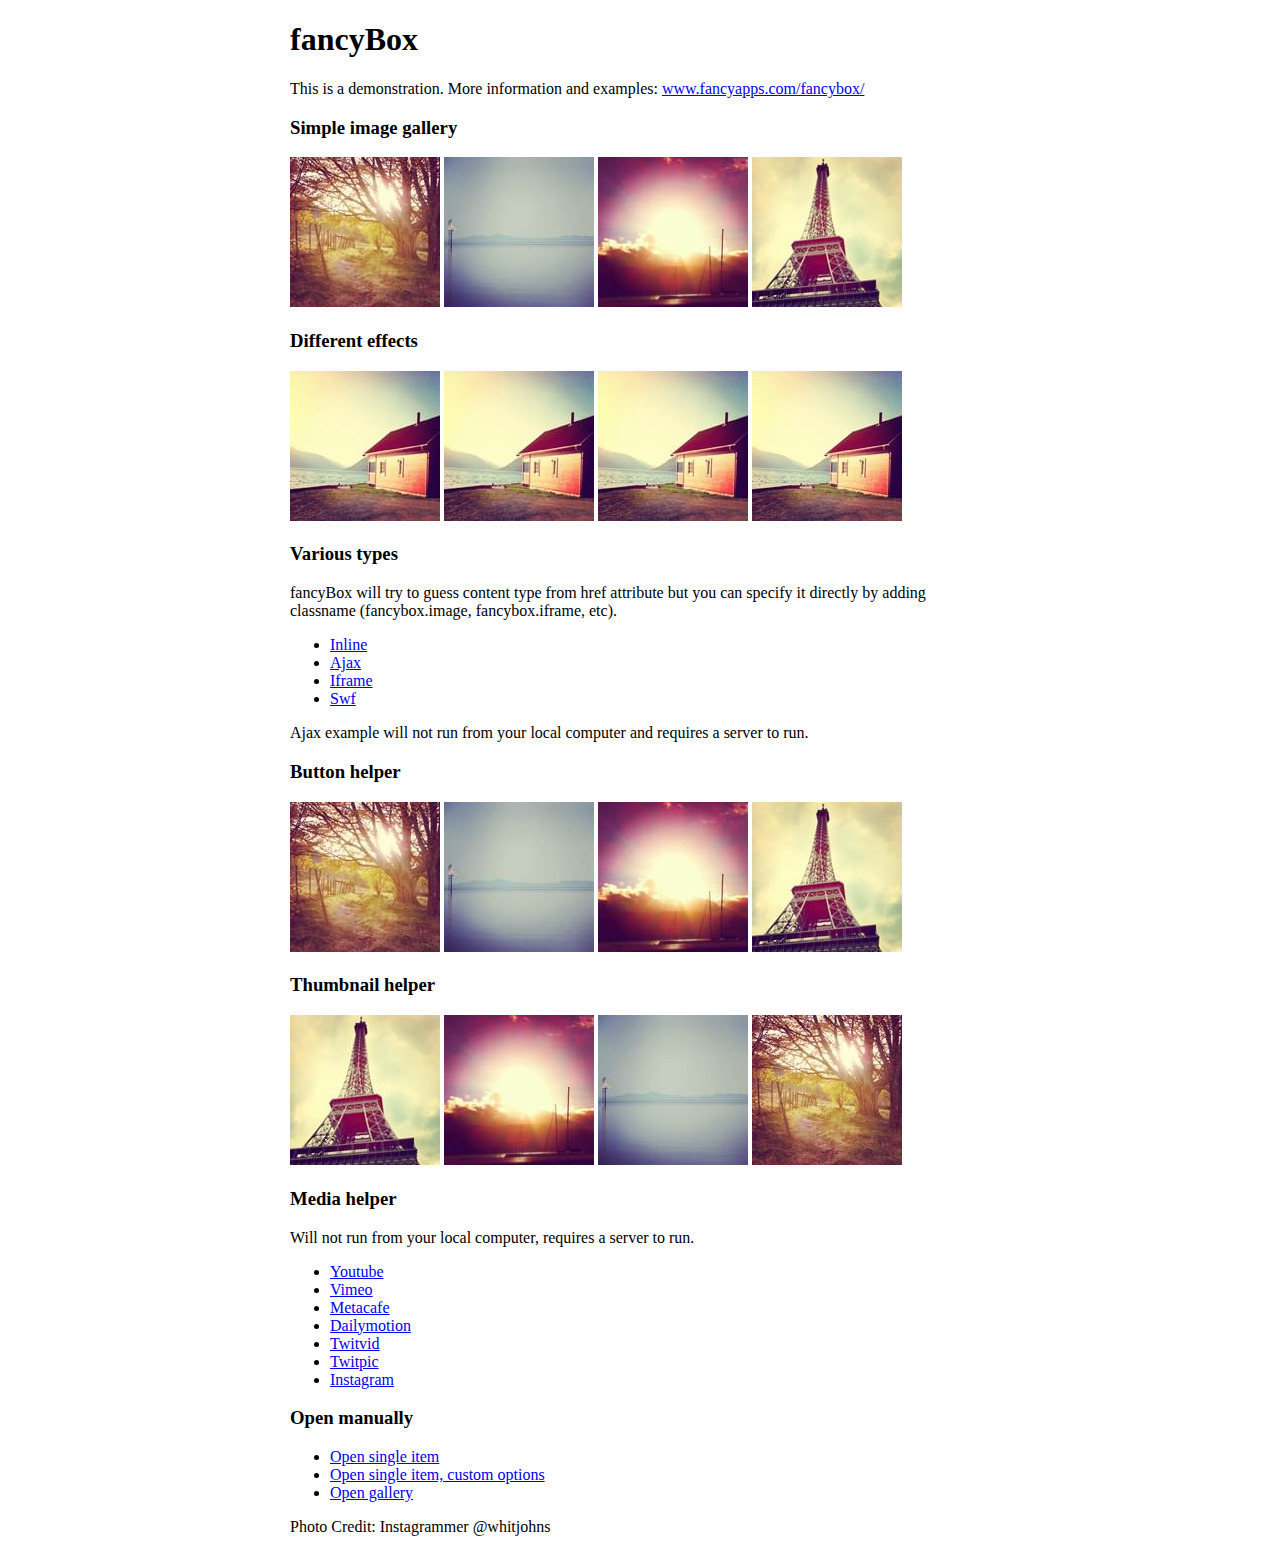
<file: js/fancybox/demo/index.html>
<!DOCTYPE html>
<html>
<head>
	<title>fancyBox - Fancy jQuery Lightbox Alternative | Demonstration</title>
	<meta http-equiv="Content-Type" content="text/html; charset=UTF-8" />

	<!-- Add jQuery library -->
	<script type="text/javascript" src="../lib/jquery-1.10.1.min.js"></script>

	<!-- Add mousewheel plugin (this is optional) -->
	<script type="text/javascript" src="../lib/jquery.mousewheel-3.0.6.pack.js"></script>

	<!-- Add fancyBox main JS and CSS files -->
	<script type="text/javascript" src="../source/jquery.fancybox.js?v=2.1.5"></script>
	<link rel="stylesheet" type="text/css" href="../source/jquery.fancybox.css?v=2.1.5" media="screen" />

	<!-- Add Button helper (this is optional) -->
	<link rel="stylesheet" type="text/css" href="../source/helpers/jquery.fancybox-buttons.css?v=1.0.5" />
	<script type="text/javascript" src="../source/helpers/jquery.fancybox-buttons.js?v=1.0.5"></script>

	<!-- Add Thumbnail helper (this is optional) -->
	<link rel="stylesheet" type="text/css" href="../source/helpers/jquery.fancybox-thumbs.css?v=1.0.7" />
	<script type="text/javascript" src="../source/helpers/jquery.fancybox-thumbs.js?v=1.0.7"></script>

	<!-- Add Media helper (this is optional) -->
	<script type="text/javascript" src="../source/helpers/jquery.fancybox-media.js?v=1.0.6"></script>

	<script type="text/javascript">
		$(document).ready(function() {
			/*
			 *  Simple image gallery. Uses default settings
			 */

			$('.fancybox').fancybox();

			/*
			 *  Different effects
			 */

			// Change title type, overlay closing speed
			$(".fancybox-effects-a").fancybox({
				helpers: {
					title : {
						type : 'outside'
					},
					overlay : {
						speedOut : 0
					}
				}
			});

			// Disable opening and closing animations, change title type
			$(".fancybox-effects-b").fancybox({
				openEffect  : 'none',
				closeEffect	: 'none',

				helpers : {
					title : {
						type : 'over'
					}
				}
			});

			// Set custom style, close if clicked, change title type and overlay color
			$(".fancybox-effects-c").fancybox({
				wrapCSS    : 'fancybox-custom',
				closeClick : true,

				openEffect : 'none',

				helpers : {
					title : {
						type : 'inside'
					},
					overlay : {
						css : {
							'background' : 'rgba(238,238,238,0.85)'
						}
					}
				}
			});

			// Remove padding, set opening and closing animations, close if clicked and disable overlay
			$(".fancybox-effects-d").fancybox({
				padding: 0,

				openEffect : 'elastic',
				openSpeed  : 150,

				closeEffect : 'elastic',
				closeSpeed  : 150,

				closeClick : true,

				helpers : {
					overlay : null
				}
			});

			/*
			 *  Button helper. Disable animations, hide close button, change title type and content
			 */

			$('.fancybox-buttons').fancybox({
				openEffect  : 'none',
				closeEffect : 'none',

				prevEffect : 'none',
				nextEffect : 'none',

				closeBtn  : false,

				helpers : {
					title : {
						type : 'inside'
					},
					buttons	: {}
				},

				afterLoad : function() {
					this.title = 'Image ' + (this.index + 1) + ' of ' + this.group.length + (this.title ? ' - ' + this.title : '');
				}
			});


			/*
			 *  Thumbnail helper. Disable animations, hide close button, arrows and slide to next gallery item if clicked
			 */

			$('.fancybox-thumbs').fancybox({
				prevEffect : 'none',
				nextEffect : 'none',

				closeBtn  : false,
				arrows    : false,
				nextClick : true,

				helpers : {
					thumbs : {
						width  : 50,
						height : 50
					}
				}
			});

			/*
			 *  Media helper. Group items, disable animations, hide arrows, enable media and button helpers.
			*/
			$('.fancybox-media')
				.attr('rel', 'media-gallery')
				.fancybox({
					openEffect : 'none',
					closeEffect : 'none',
					prevEffect : 'none',
					nextEffect : 'none',

					arrows : false,
					helpers : {
						media : {},
						buttons : {}
					}
				});

			/*
			 *  Open manually
			 */

			$("#fancybox-manual-a").click(function() {
				$.fancybox.open('1_b.jpg');
			});

			$("#fancybox-manual-b").click(function() {
				$.fancybox.open({
					href : 'iframe.html',
					type : 'iframe',
					padding : 5
				});
			});

			$("#fancybox-manual-c").click(function() {
				$.fancybox.open([
					{
						href : '1_b.jpg',
						title : 'My title'
					}, {
						href : '2_b.jpg',
						title : '2nd title'
					}, {
						href : '3_b.jpg'
					}
				], {
					helpers : {
						thumbs : {
							width: 75,
							height: 50
						}
					}
				});
			});


		});
	</script>
	<style type="text/css">
		.fancybox-custom .fancybox-skin {
			box-shadow: 0 0 50px #222;
		}

		body {
			max-width: 700px;
			margin: 0 auto;
		}
	</style>
</head>
<body>
	<h1>fancyBox</h1>

	<p>This is a demonstration. More information and examples: <a href="http://fancyapps.com/fancybox/">www.fancyapps.com/fancybox/</a></p>

	<h3>Simple image gallery</h3>
	<p>
		<a class="fancybox" href="1_b.jpg" data-fancybox-group="gallery" title="Lorem ipsum dolor sit amet"><img src="1_s.jpg" alt="" /></a>

		<a class="fancybox" href="2_b.jpg" data-fancybox-group="gallery" title="Etiam quis mi eu elit temp"><img src="2_s.jpg" alt="" /></a>

		<a class="fancybox" href="3_b.jpg" data-fancybox-group="gallery" title="Cras neque mi, semper leon"><img src="3_s.jpg" alt="" /></a>

		<a class="fancybox" href="4_b.jpg" data-fancybox-group="gallery" title="Sed vel sapien vel sem uno"><img src="4_s.jpg" alt="" /></a>
	</p>

	<h3>Different effects</h3>
	<p>
		<a class="fancybox-effects-a" href="5_b.jpg" title="Lorem ipsum dolor sit amet, consectetur adipiscing elit"><img src="5_s.jpg" alt="" /></a>

		<a class="fancybox-effects-b" href="5_b.jpg" title="Lorem ipsum dolor sit amet, consectetur adipiscing elit"><img src="5_s.jpg" alt="" /></a>

		<a class="fancybox-effects-c" href="5_b.jpg" title="Lorem ipsum dolor sit amet, consectetur adipiscing elit"><img src="5_s.jpg" alt="" /></a>

		<a class="fancybox-effects-d" href="5_b.jpg" title="Lorem ipsum dolor sit amet, consectetur adipiscing elit"><img src="5_s.jpg" alt="" /></a>
	</p>

	<h3>Various types</h3>
	<p>
		fancyBox will try to guess content type from href attribute but you can specify it directly by adding classname (fancybox.image, fancybox.iframe, etc).
	</p>
	<ul>
		<li><a class="fancybox" href="#inline1" title="Lorem ipsum dolor sit amet">Inline</a></li>
		<li><a class="fancybox fancybox.ajax" href="ajax.txt">Ajax</a></li>
		<li><a class="fancybox fancybox.iframe" href="iframe.html">Iframe</a></li>
		<li><a class="fancybox" href="http://www.adobe.com/jp/events/cs3_web_edition_tour/swfs/perform.swf">Swf</a></li>
	</ul>

	<div id="inline1" style="width:400px;display: none;">
		<h3>Etiam quis mi eu elit</h3>
		<p>
			Lorem ipsum dolor sit amet, consectetur adipiscing elit. Etiam quis mi eu elit tempor facilisis id et neque. Nulla sit amet sem sapien. Vestibulum imperdiet porta ante ac ornare. Nulla et lorem eu nibh adipiscing ultricies nec at lacus. Cras laoreet ultricies sem, at blandit mi eleifend aliquam. Nunc enim ipsum, vehicula non pretium varius, cursus ac tortor. Vivamus fringilla congue laoreet. Quisque ultrices sodales orci, quis rhoncus justo auctor in. Phasellus dui eros, bibendum eu feugiat ornare, faucibus eu mi. Nunc aliquet tempus sem, id aliquam diam varius ac. Maecenas nisl nunc, molestie vitae eleifend vel, iaculis sed magna. Aenean tempus lacus vitae orci posuere porttitor eget non felis. Donec lectus elit, aliquam nec eleifend sit amet, vestibulum sed nunc.
		</p>
	</div>

	<p>
		Ajax example will not run from your local computer and requires a server to run.
	</p>

	<h3>Button helper</h3>
	<p>
		<a class="fancybox-buttons" data-fancybox-group="button" href="1_b.jpg"><img src="1_s.jpg" alt="" /></a>

		<a class="fancybox-buttons" data-fancybox-group="button" href="2_b.jpg"><img src="2_s.jpg" alt="" /></a>

		<a class="fancybox-buttons" data-fancybox-group="button" href="3_b.jpg"><img src="3_s.jpg" alt="" /></a>

		<a class="fancybox-buttons" data-fancybox-group="button" href="4_b.jpg"><img src="4_s.jpg" alt="" /></a>
	</p>

	<h3>Thumbnail helper</h3>
	<p>
		<a class="fancybox-thumbs" data-fancybox-group="thumb" href="4_b.jpg"><img src="4_s.jpg" alt="" /></a>

		<a class="fancybox-thumbs" data-fancybox-group="thumb" href="3_b.jpg"><img src="3_s.jpg" alt="" /></a>

		<a class="fancybox-thumbs" data-fancybox-group="thumb" href="2_b.jpg"><img src="2_s.jpg" alt="" /></a>

		<a class="fancybox-thumbs" data-fancybox-group="thumb" href="1_b.jpg"><img src="1_s.jpg" alt="" /></a>
	</p>

	<h3>Media helper</h3>
	<p>
		Will not run from your local computer, requires a server to run.
	</p>

	<ul>
		<li><a class="fancybox-media" href="http://www.youtube.com/watch?v=opj24KnzrWo">Youtube</a></li>
		<li><a class="fancybox-media" href="http://vimeo.com/47480346">Vimeo</a></li>
		<li><a class="fancybox-media" href="http://www.metacafe.com/watch/7635964/">Metacafe</a></li>
		<li><a class="fancybox-media" href="http://www.dailymotion.com/video/xoeylt_electric-guest-this-head-i-hold_music">Dailymotion</a></li>
		<li><a class="fancybox-media" href="http://twitvid.com/QY7MD">Twitvid</a></li>
		<li><a class="fancybox-media" href="http://twitpic.com/7p93st">Twitpic</a></li>
		<li><a class="fancybox-media" href="http://instagr.am/p/IejkuUGxQn">Instagram</a></li>
	</ul>

	<h3>Open manually</h3>
	<ul>
		<li><a id="fancybox-manual-a" href="javascript:;">Open single item</a></li>
		<li><a id="fancybox-manual-b" href="javascript:;">Open single item, custom options</a></li>
		<li><a id="fancybox-manual-c" href="javascript:;">Open gallery</a></li>
	</ul>

	<p>
		Photo Credit: Instagrammer @whitjohns
	</p>
</body>
</html>
</file>
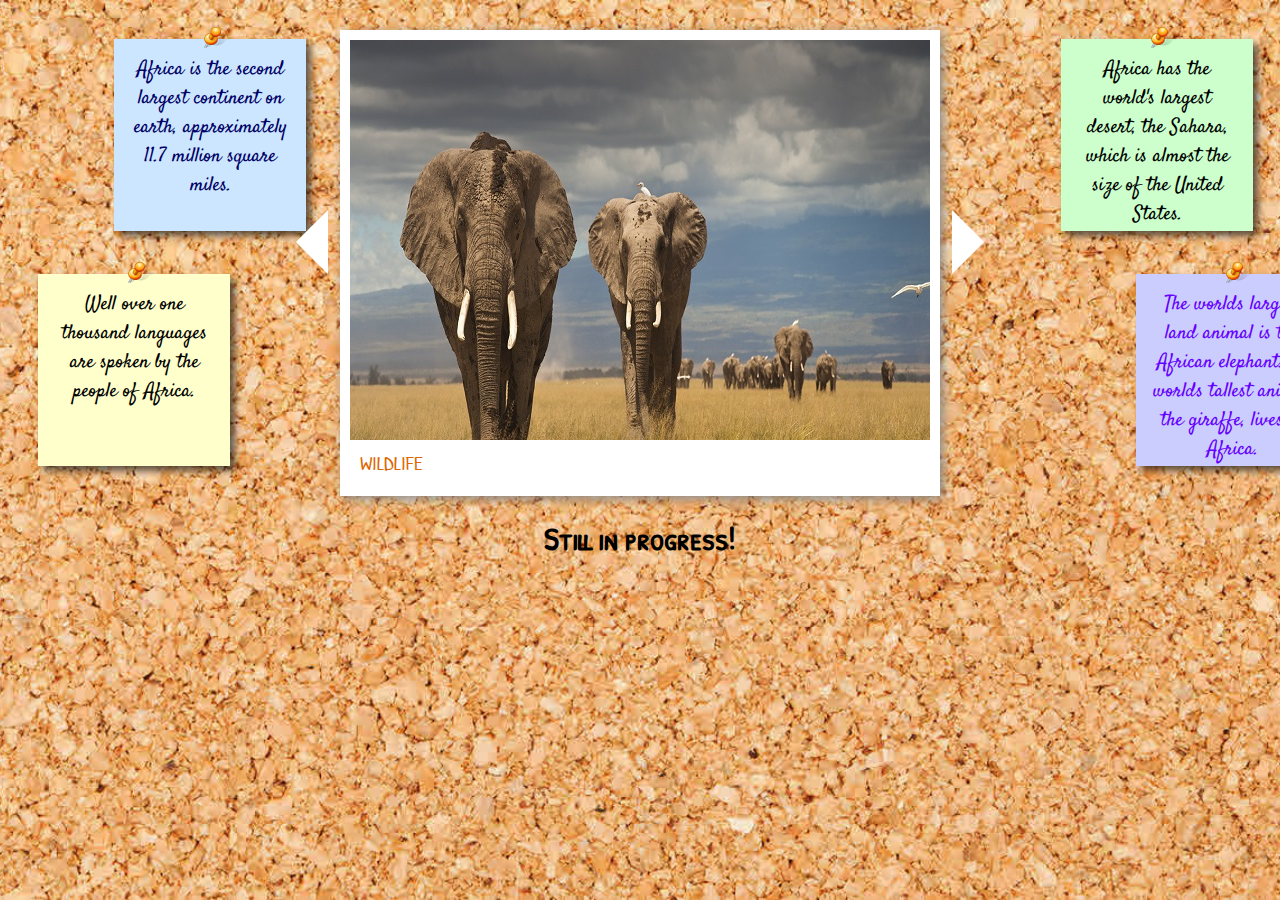
<file: index_Africa.html>
<!DOCTYPE html>
<html lang="en">
<head>
    <meta charset="UTF-8">
    <title>Africa</title>
    <link href='http://fonts.googleapis.com/css?family=Satisfy' rel='stylesheet' type='text/css'>
    <link href='http://fonts.googleapis.com/css?family=Patrick+Hand+SC' rel='stylesheet' type='text/css'>
    <link rel="stylesheet" type="text/css" href="style_info.css">
</head>
<body> 
      <div class="quote-container">
      <ul>
          <li>
            <a href="#"><span></span>
             <blockquote class="quote">
            Africa is the second largest continent on earth, approximately 11.7 million square miles.
            </blockquote>
                    </a>
              </li>
          <li>
            <a href="#"><span></span>
             <blockquote class="quote">
             Well over one thousand languages are spoken by the people of Africa.
             </blockquote>
            </a>
        </li>
        <li>
            <a href="#"><span></span>
              <blockquote class="quote">Africa has the world's largest desert, the Sahara, which is almost the size of the United States.
              </blockquote>
            </a>
        </li>
        <li>
            <a href="#"><span></span>
              <blockquote class="quote">The worlds largest land animal is the African elephant.The worlds tallest animal, the giraffe, lives in Africa.
              </blockquote>
            </a>
        </li>
     </ul>
     </div>
     <div id="slider">  
       <img id="button-prev" src="images/arrow.png">  
  
       <div class="slider-mask">  
           <div id="slider-content">  
               <div class="slider-img">  
                   <img src="images/Africa/africa1.jpg" alt="Wildlife" />  
                   <div class="caption">Wildlife</div>  
               </div>  
               <div class="slider-img">  
                   <img src="images/Africa/africa2.jpg" alt="Culture" />  
                   <div class="caption">Culture</div>  
               </div>  
               <div class="slider-img">  
                   <img src="images/Africa/africa3.jpg" alt="Dancing people" />  
                   <div class="caption">Dancing</div>  
               </div> 
           </div>  
       </div>  
  
       <img id="button-next" src="images/arrow.png">  
</div>  
    <h1>Still in progress!</h1>
     <script src="http://ajax.googleapis.com/ajax/libs/jquery/1.10.1/jquery.min.js"></script>
     <script src="jquery.index.js" type="text/javascript"></script>
</body>
</html>
</file>
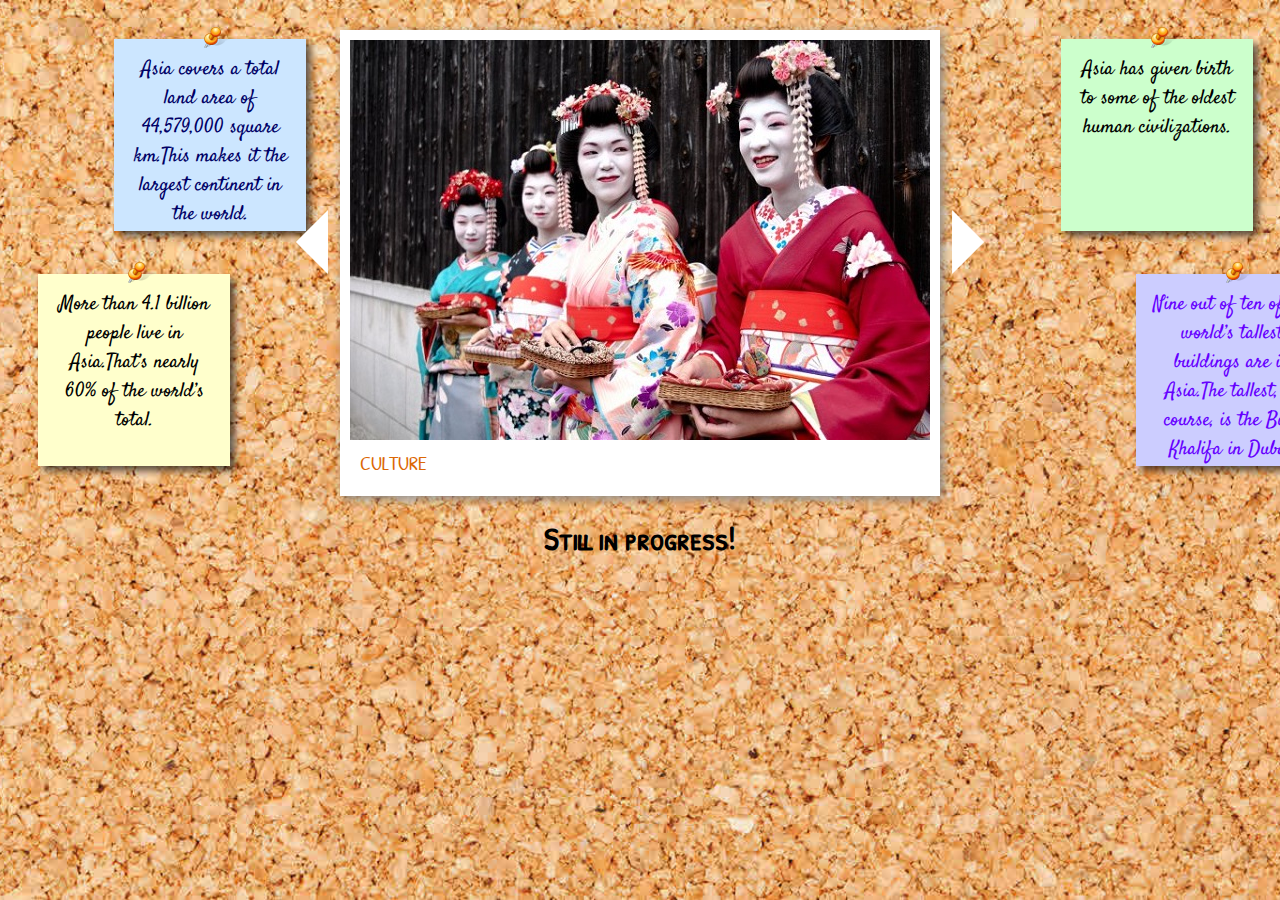
<file: index_Asia.html>
<!DOCTYPE html>
<html lang="en">
<head>
    <meta charset="UTF-8">
    <title>Asia</title>
    <link href='http://fonts.googleapis.com/css?family=Satisfy' rel='stylesheet' type='text/css'>
    <link href='http://fonts.googleapis.com/css?family=Patrick+Hand+SC' rel='stylesheet' type='text/css'>
    <link rel="stylesheet" type="text/css" href="style_info.css">
</head>
<body> 
      <div class="quote-container">
      <ul>
          <li>
            <a href="#"><span></span>
             <blockquote class="quote">
            Asia covers a total land area of 44,579,000 square km.This makes it the largest continent in the world.
            </blockquote>
                    </a>
              </li>
          <li>
            <a href="#"><span></span>
             <blockquote class="quote">
             More than 4.1 billion people live in Asia.That’s nearly 60% of the world’s total.
             </blockquote>
            </a>
        </li>
        <li>
            <a href="#"><span></span>
              <blockquote class="quote">Asia has given birth to some of the oldest human civilizations.
              </blockquote>
            </a>
        </li>
        <li>
            <a href="#"><span></span>
              <blockquote class="quote">Nine out of ten of the world’s tallest buildings are in Asia.The tallest, of course, is the Burj Khalifa in Dubai.
              </blockquote>
            </a>
        </li>
     </ul>
     </div>
     <div id="slider">  
       <img id="button-prev" src="images/arrow.png">  
  
       <div class="slider-mask">  
           <div id="slider-content">  
               <div class="slider-img">  
                   <img src="images/Asia/asia1.jpg" alt="Culture" />  
                   <div class="caption">Culture</div>  
               </div>  
               <div class="slider-img">  
                   <img src="images/Asia/asia4.jpg" alt="Asian house" />  
                   <div class="caption">Scenery</div>  
               </div>  
               <div class="slider-img">  
                   <img src="images/Asia/asia3.jpg" alt="Panda" />  
                   <div class="caption">Animals</div>  
               </div> 
           </div>  
       </div>  
  
       <img id="button-next" src="images/arrow.png">  
</div>  
    <h1>Still in progress!</h1>
     <script src="http://ajax.googleapis.com/ajax/libs/jquery/1.10.1/jquery.min.js"></script>
     <script src="jquery.index.js" type="text/javascript"></script>
</body>
</html>
</file>
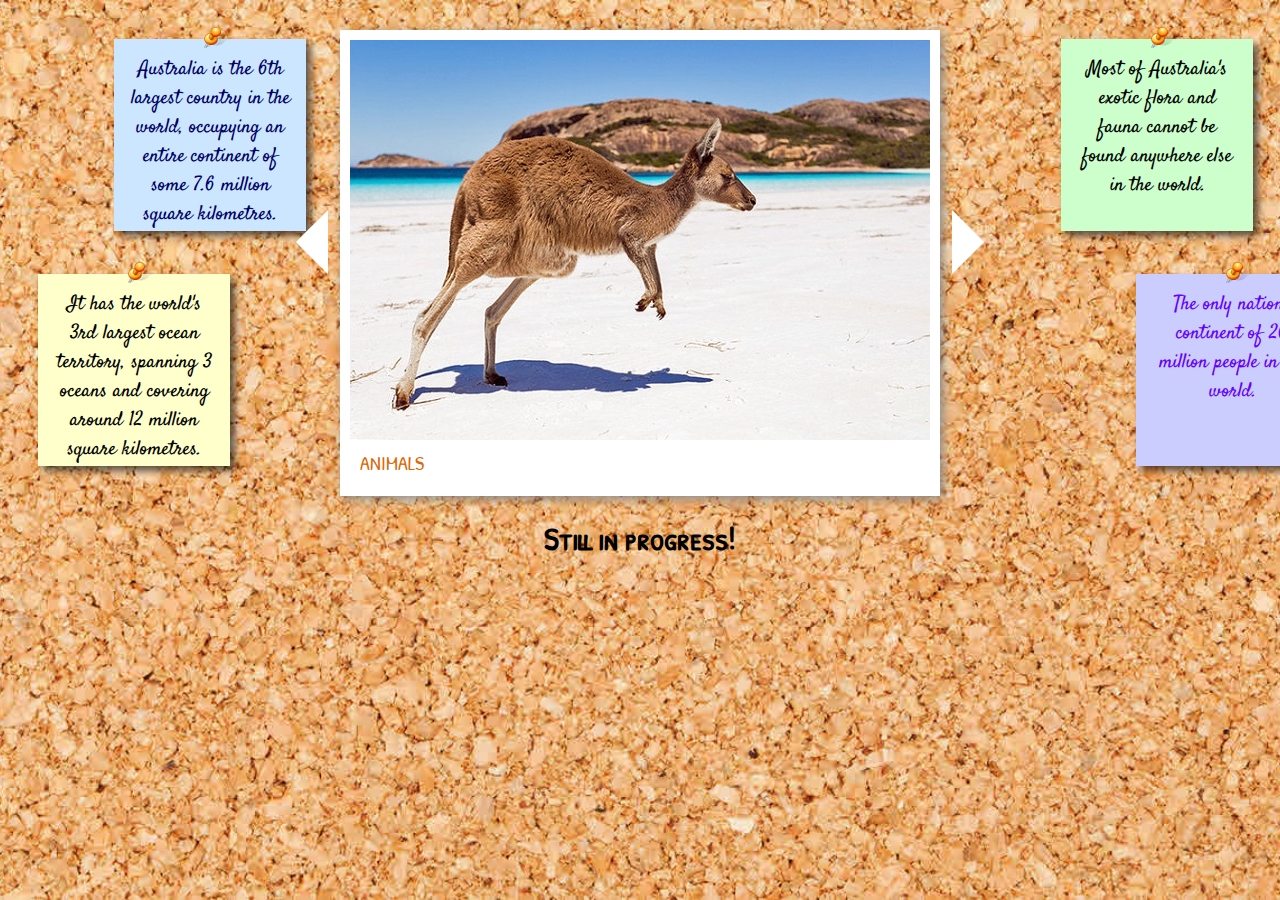
<file: index_Australia.html>
<!DOCTYPE html>
<html lang="en">
<head>
    <meta charset="UTF-8">
    <title>Australia</title>
    <link href='http://fonts.googleapis.com/css?family=Satisfy' rel='stylesheet' type='text/css'>
    <link href='http://fonts.googleapis.com/css?family=Patrick+Hand+SC' rel='stylesheet' type='text/css'>
    <link rel="stylesheet" type="text/css" href="style_info.css">
</head>
<body> 
      <div class="quote-container">
      <ul>
          <li>
            <a href="#"><span></span>
             <blockquote class="quote">
            Australia is the 6th largest country in the world, occupying an entire continent of some 7.6 million square kilometres.
            </blockquote>
                    </a>
              </li>
          <li>
            <a href="#"><span></span>
             <blockquote class="quote">
              It has the world's 3rd largest ocean territory, spanning 3 oceans and covering around 12 million square kilometres.
             </blockquote>
            </a>
        </li>
        <li>
            <a href="#"><span></span>
              <blockquote class="quote">Most of Australia's exotic flora and fauna cannot be found anywhere else in the world.
              </blockquote>
            </a>
        </li>
        <li>
            <a href="#"><span></span>
              <blockquote class="quote">The only nation-continent of 20 million people in the world.
              </blockquote>
            </a>
        </li>
     </ul>
     </div>
     <div id="slider">  
       <img id="button-prev" src="images/arrow.png">  
  
       <div class="slider-mask">  
           <div id="slider-content">  
               <div class="slider-img">  
                   <img src="images/Australia/australia1.jpg" alt="kangaroo" />  
                   <div class="caption">Animals</div>  
               </div>  
               <div class="slider-img">  
                   <img src="images/Australia/australia2.jpg" alt="sidney" />  
                   <div class="caption">Sidney Opera House</div>  
               </div>  
               <div class="slider-img">  
                   <img src="images/Australia/australia3.jpg" alt="oceania" />  
                   <div class="caption">Oceania Cruises</div>  
               </div> 
           </div>  
       </div>  
  
       <img id="button-next" src="images/arrow.png">  
</div>  
    <h1>Still in progress!</h1>
     <script src="http://ajax.googleapis.com/ajax/libs/jquery/1.10.1/jquery.min.js"></script>
     <script src="jquery.index.js" type="text/javascript"></script>
</body>
</html>
</file>
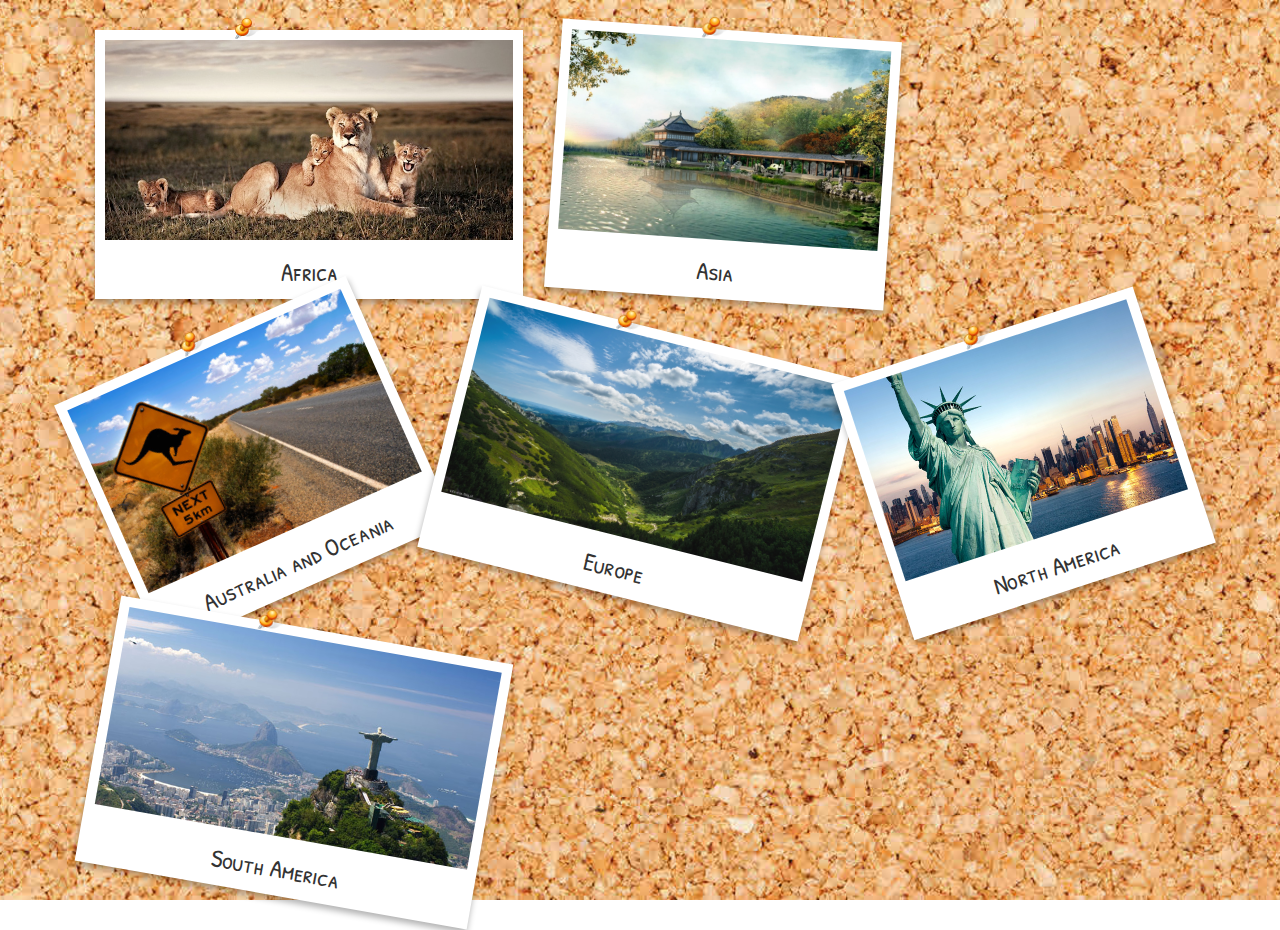
<file: index_continents.html>
<!DOCTYPE html>
<html lang="en">
<head>
	<meta charset="UTF-8">
	<title>Continets</title>
	<link href='http://fonts.googleapis.com/css?family=Satisfy' rel='stylesheet' type='text/css'>
	<link href='http://fonts.googleapis.com/css?family=Patrick+Hand+SC' rel='stylesheet' type='text/css'>
	<link rel="stylesheet" type="text/css" href="style_continents.css">
</head>
<body>
	 <div class="container">
		<div class="polaroid-images">
			<a href="index_Africa.html" title="Africa"><span></span><img height="200" src="images/Africa.jpeg" alt="Africa" title="Africa" /></a>
			<a href="index_Asia.html" title="Asia"><span></span><img height="200" src="images/Asia_Scenery1.jpg" alt="Asia" title="Asia" /></a>
            <a href="index_Australia.html" title="Australia and Oceania"><span></span><img height="200" src="images/australia.jpg" alt="Australia and Oceania" title="Australia and Oceania" /></a>
			<a href="index_Europe.html" title="Europe"><span></span><img height="200" src="images/europe_scenery.jpg" alt="Europe" title="Europe" /></a>
			<a href="index_NAmerica.html" title="North America"><span></span><img height="200" src="images/north_america.jpg" alt="North America" title="North America" /></a>
			<a href="index_SAmerica.html" title="South America"><span></span><img height="200" src="images/south_america.jpg" alt="South America" title="South America" /></a>	
		</div>
 	</div>
</body>
</html>
</file>
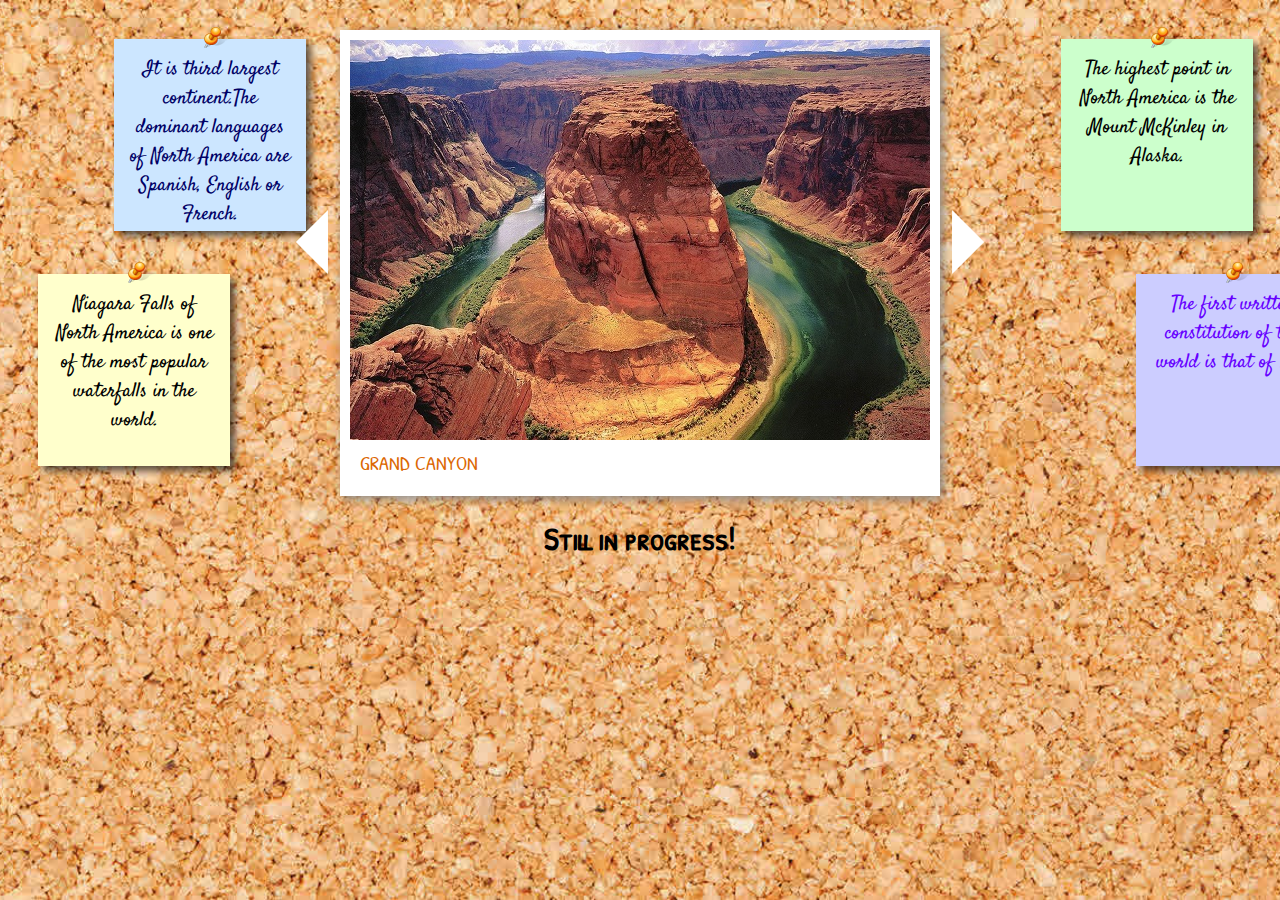
<file: index_NAmerica.html>
<!DOCTYPE html>
<html lang="en">
<head>
    <meta charset="UTF-8">
    <title>North America</title>
    <link href='http://fonts.googleapis.com/css?family=Satisfy' rel='stylesheet' type='text/css'>
    <link href='http://fonts.googleapis.com/css?family=Patrick+Hand+SC' rel='stylesheet' type='text/css'>
    <link rel="stylesheet" type="text/css" href="style_info.css">
</head>
<body> 
      <div class="quote-container">
      <ul>
          <li>
            <a href="#"><span></span>
             <blockquote class="quote">
            It is third largest continent.The dominant languages of North America are Spanish, English or French.
            </blockquote>
                    </a>
              </li>
          <li>
            <a href="#"><span></span>
             <blockquote class="quote">
              Niagara Falls of North America is one of the most popular waterfalls in the world.
             </blockquote>
            </a>
        </li>
        <li>
            <a href="#"><span></span>
              <blockquote class="quote">The highest point in North America is the Mount McKinley in Alaska.
              </blockquote>
            </a>
        </li>
        <li>
            <a href="#"><span></span>
              <blockquote class="quote">The first written constitution of the world is that of U.S.
              </blockquote>
            </a>
        </li>
     </ul>
     </div>
     <div id="slider">  
       <img id="button-prev" src="images/arrow.png">  
  
       <div class="slider-mask">  
           <div id="slider-content">  
               <div class="slider-img">  
                   <img src="images/North_America/north_america1.jpg" alt="Grand Canyon" />  
                   <div class="caption">Grand Canyon</div>  
               </div>  
               <div class="slider-img">  
                   <img src="images/North_America/north_america2.jpg" alt="Golden Gate Bridge" />  
                   <div class="caption">Golden Gate Bridge</div>  
               </div>  
               <div class="slider-img">  
                   <img src="images/North_America/north_america3.jpg" alt="Yellowstone National Park" />  
                   <div class="caption">Yellowstone National Park</div>  
               </div> 
           </div>  
       </div>  
  
       <img id="button-next" src="images/arrow.png">  
</div>  
    <h1>Still in progress!</h1>
     <script src="http://ajax.googleapis.com/ajax/libs/jquery/1.10.1/jquery.min.js"></script>
     <script src="jquery.index.js" type="text/javascript"></script>
</body>
</html>
</file>
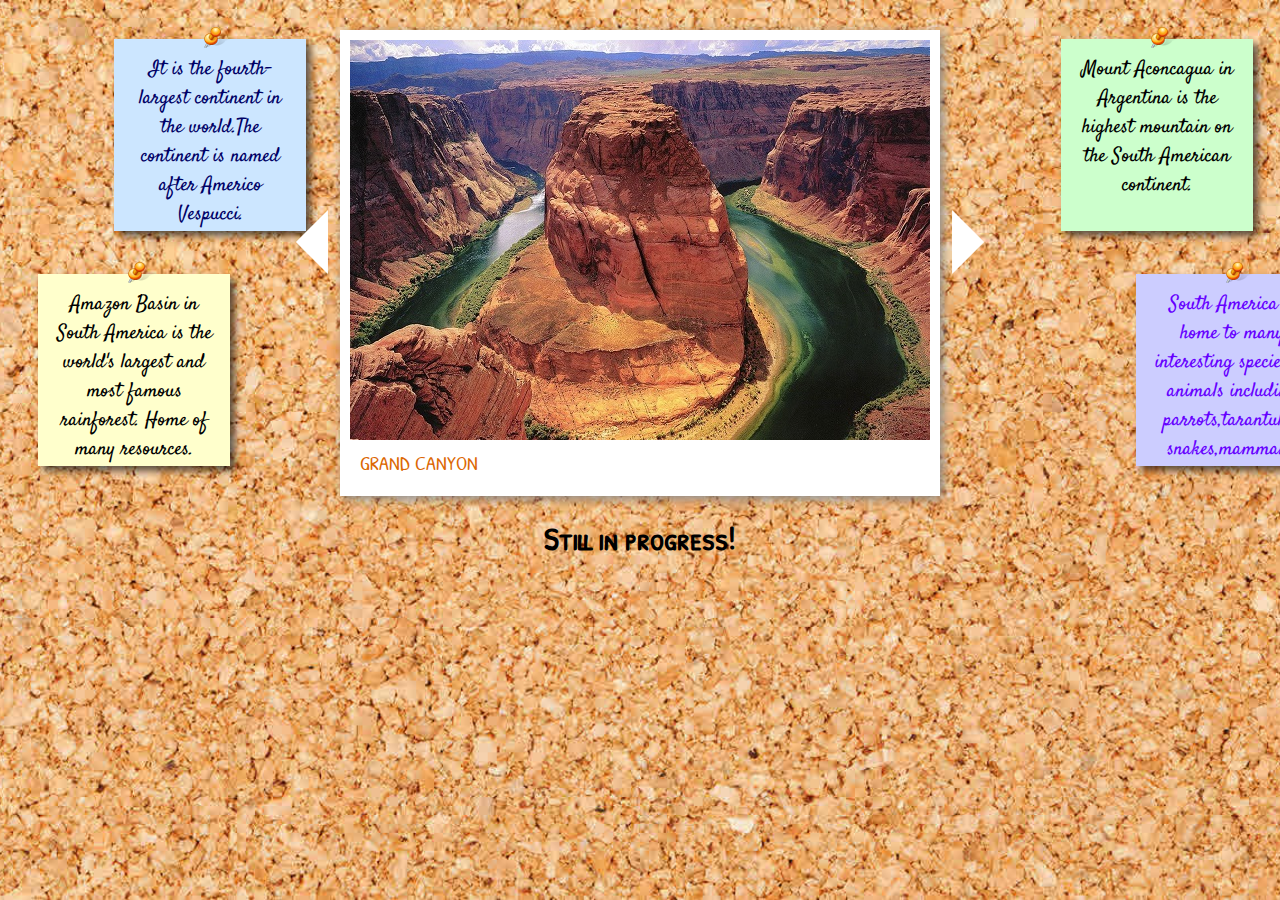
<file: index_SAmerica.html>
<!DOCTYPE html>
<html lang="en">
<head>
    <meta charset="UTF-8">
    <title>South America</title>
    <link href='http://fonts.googleapis.com/css?family=Satisfy' rel='stylesheet' type='text/css'>
    <link href='http://fonts.googleapis.com/css?family=Patrick+Hand+SC' rel='stylesheet' type='text/css'>
    <link rel="stylesheet" type="text/css" href="style_info.css">
</head>
<body> 
      <div class="quote-container">
      <ul>
          <li>
            <a href="#"><span></span>
             <blockquote class="quote">
            It is the fourth-largest continent in the world.The continent is named after Americo Vespucci.
            </blockquote>
                    </a>
              </li>
          <li>
            <a href="#"><span></span>
             <blockquote class="quote">
              Amazon Basin in South America is the world's largest and most famous rainforest. Home of many resources.
             </blockquote>
            </a>
        </li>
        <li>
            <a href="#"><span></span>
              <blockquote class="quote">Mount Aconcagua in Argentina is the highest mountain on the South American continent.
              </blockquote>
            </a>
        </li>
        <li>
            <a href="#"><span></span>
              <blockquote class="quote">South America is home to many interesting species of animals including parrots,tarantulas, snakes,mammals..
              </blockquote>
            </a>
        </li>
     </ul>
     </div>
     <div id="slider">  
       <img id="button-prev" src="images/arrow.png">  
  
       <div class="slider-mask">  
           <div id="slider-content">  
               <div class="slider-img">  
                   <img src="images/North_America/north_america1.jpg" alt="Grand Canyon" />  
                   <div class="caption">Grand Canyon</div>  
               </div>  
               <div class="slider-img">  
                   <img src="images/North_America/north_america2.jpg" alt="Golden Gate Bridge" />  
                   <div class="caption">Golden Gate Bridge</div>  
               </div>  
               <div class="slider-img">  
                   <img src="images/North_America/north_america3.jpg" alt="Yellowstone National Park" />  
                   <div class="caption">Yellowstone National Park</div>  
               </div> 
           </div>  
       </div>  
  
       <img id="button-next" src="images/arrow.png">  
</div>  
    <h1>Still in progress!</h1>
     <script src="http://ajax.googleapis.com/ajax/libs/jquery/1.10.1/jquery.min.js"></script>
     <script src="jquery.index.js" type="text/javascript"></script>
</body>
</html>
</file>
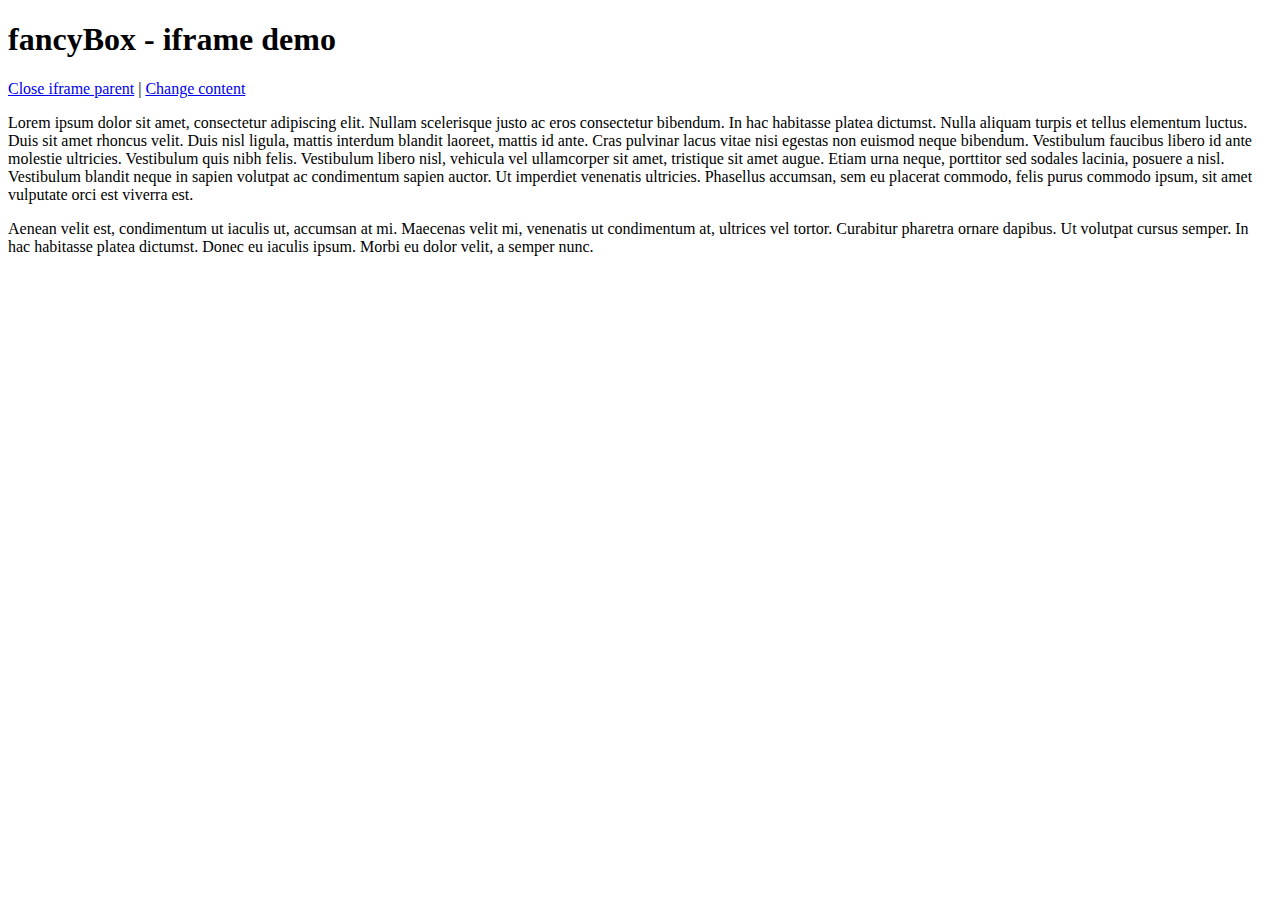
<file: js/fancybox/demo/iframe.html>
<!DOCTYPE html>
<html>
<head>
	<title>fancyBox - iframe demo</title>
	<meta http-equiv="Content-Type" content="text/html; charset=UTF-8" />
</head>
<body>
	<h1>fancyBox - iframe demo</h1>

	<p>
		<a href="javascript:parent.jQuery.fancybox.close();">Close iframe parent</a>

		|

		<a href="javascript:parent.jQuery.fancybox.open({href : '1_b.jpg', title : 'My title'});">Change content</a>
	</p>

	<p>
		Lorem ipsum dolor sit amet, consectetur adipiscing elit. Nullam scelerisque justo ac eros consectetur bibendum. In hac habitasse platea dictumst. Nulla aliquam turpis et tellus elementum luctus. Duis sit amet rhoncus velit. Duis nisl ligula, mattis interdum blandit laoreet, mattis id ante. Cras pulvinar lacus vitae nisi egestas non euismod neque bibendum. Vestibulum faucibus libero id ante molestie ultricies. Vestibulum quis nibh felis. Vestibulum libero nisl, vehicula vel ullamcorper sit amet, tristique sit amet augue. Etiam urna neque, porttitor sed sodales lacinia, posuere a nisl. Vestibulum blandit neque in sapien volutpat ac condimentum sapien auctor. Ut imperdiet venenatis ultricies. Phasellus accumsan, sem eu placerat commodo, felis purus commodo ipsum, sit amet vulputate orci est viverra est.
	</p>

	<p>
		Aenean velit est, condimentum ut iaculis ut, accumsan at mi. Maecenas velit mi, venenatis ut condimentum at, ultrices vel tortor. Curabitur pharetra ornare dapibus. Ut volutpat cursus semper. In hac habitasse platea dictumst. Donec eu iaculis ipsum. Morbi eu dolor velit, a semper nunc.
	</p>
</body>
</html>
</file>
<file: style_info.css>
*{
    box-sizing:border-box;
}
html
     { 
      background: url(images/corkBoardWP.jpg) no-repeat center center fixed; 
      -webkit-background-size: cover;
      -moz-background-size: cover;
      -o-background-size: cover;
      background-size: cover;
      display: block;
     }
body{
  display: block;
    margin:30px 50px;
}
h1{
    text-align: center;
    font-family: 'Patrick Hand SC';
}
#slider {  
    width: 600px;  
    margin: 0 auto;  
    position: relative;  

}  
  
.slider-mask {  
    overflow:hidden;  
    position: relative; 
    border: 10px solid white;
    box-shadow: 3px 3px 10px #888888;
    
}  
  
.slider-img {  
    margin:0;   
    float: left;  
    position: relative;  
    background: white;
}   
.caption  {  
    color:#DC6804;   
    padding:5px 10px 10px 10px;   
    margin:0;   
    font-family:'Patrick Hand SC';   
    text-transform:uppercase;   
    font-size:20px;  
}    
     
#button-prev {  
    position: absolute;  
    top: 180px;  
    cursor: pointer;  
    left: -60px;  
    -moz-transform: scaleX(-1);
        -o-transform: scaleX(-1);
        -webkit-transform: scaleX(-1);
        transform: scaleX(-1);
        filter: FlipH;
        -ms-filter: "FlipH";
        z-index: 2;
}  
  
#button-next {  
    position: absolute;  
    top: 180px;  
    cursor: pointer;  
    right: -60px;  
    z-index: 2;
}  
  
/*  
adjust #slider-content width as needed  
width = image width * image count 
width = 600px * 3 = 1800px  
*/  
#slider-content {  
    width: 1800px;  
    position: relative;  
}  

.quote-container{
  position: absolute;
  z-index: 1;
}
ul,li{
  list-style:none;
}
ul{
  margin: 0px;
  /*overflow:hidden;*/
  padding:3em;
}
ul li{
  margin:1em;
  float:left;
}
.quote{
  font-family: Satisfy;
  font-size: 20px;
  margin: 0px;
  text-align: center;
}
ul li a{
  text-decoration:none;
  color:#000;
  background:#ffc;
  display:block;
  height:12em;
  width:12em;
  padding:1em;
  /* Firefox */
  -moz-box-shadow:5px 5px 7px rgba(33,33,33,1);
  /* Safari+Chrome */
  -webkit-box-shadow: 5px 5px 7px rgba(33,33,33,.7);
  /* Opera */
  box-shadow: 5px 5px 7px rgba(33,33,33,.7);
   -moz-transition:-moz-transform .15s linear;
  -o-transition:-o-transform .15s linear;
  -webkit-transition:-webkit-transform .15s linear;
  /*tilting the notes*/
}
 /*tilting the notes for the child*/
ul li:first-child a{
  position: relative;
  top:-55px;
  left: 0px;
  color: #000066;
  z-index: 1;
  background: #CCE6FF;
} 
ul li:nth-child(2n) a{
  position:relative;
  top:180px;
  left:-300px;
z-index: 0;
}
ul li:nth-child(3n) a{
  position:relative;
  top:-55px;
  right: -499px;
  background: #cfc;
}
ul li:nth-child(4n) a{
  position:relative;
  top:180px;
  left: 350px;
  color: #6600FF;
  background: #cccdff;
}
/* Zooming and focus the notes*/
ul li a:hover,ul li a:focus{
  -moz-box-shadow:10px 10px 7px rgba(0,0,0,.7);
  -webkit-box-shadow: 10px 10px 7px rgba(0,0,0,.7);
  box-shadow:10px 10px 7px rgba(0,0,0,.7);
  -webkit-transform: scale(1.25);
  -moz-transform: scale(1.25);
  -o-transform: scale(1.25);
  position:relative;
  z-index:5;
}
.quote-container span{
  background: url(images/pin.png) no-repeat;
  width: 77px;
  height: 27px;
  display: block;
  position: absolute;
  left: 90px;
  top: -12px;
}
/* button go back*/
button {
  position: absolute;
  bottom: 10px;
  left: 40px;
   border-top: 1px solid #f7c197;
   background: #d69665;
   background: -webkit-gradient(linear, left top, left bottom, from(#9c573e), to(#d69665));
   background: -webkit-linear-gradient(top, #9c573e, #d69665);
   background: -moz-linear-gradient(top, #9c573e, #d69665);
   background: -ms-linear-gradient(top, #9c573e, #d69665);
   background: -o-linear-gradient(top, #9c573e, #d69665);
   padding: 5px 10px;
   -webkit-border-radius: 8px;
   -moz-border-radius: 8px;
   border-radius: 8px;
   -webkit-box-shadow: rgba(0,0,0,1) 0 1px 0;
   -moz-box-shadow: rgba(0,0,0,1) 0 1px 0;
   box-shadow: rgba(0,0,0,1) 0 1px 0;
   text-shadow: rgba(0,0,0,.4) 0 1px 0;
   color: white;
   font-size: 20px;
   font-family: 'Patrick Hand SC';
   text-decoration: none;
   vertical-align: middle;
   }
button:hover {
   border-top-color: #784529;
   background: #784529;
   color: #ccc;
   }
button:active {
   border-top-color: #5c2a1b;
   background: #5c2a1b;
   }
button:focus {
  outline:0;
}
@media screen and (max-width: 800px){
 
  ul li:first-child a{
  top: 425px;
  left: 50px;
} 
ul li:nth-child(2n) a{
  top:425px;
  left:80px;
}
ul li:nth-child(3n) a{
  top:420px;
  left: -40px;
}
ul li:nth-child(4n) a{
  top:420px;
  left: 170px;
}
h1{
   text-indent: 100%;
    white-space: nowrap;
    overflow: hidden;
}
button{
    bottom: -344px;
    
  }
}
</file>
<file: style_continents.css>
*{
	box-sizing:border-box;
}
html
	 { 
	  background: url(images/corkBoardWP.jpg) no-repeat center center fixed; 
	  -webkit-background-size: cover;
	  -moz-background-size: cover;
	  -o-background-size: cover;
	  background-size: cover;
    display: block;
	 }
body{
  display: block;
	margin:30px 50px;

}
.polaroid-images{
  padding-left: 30px;

}
/*Polaroid images*/
.polaroid-images a
{
  background: white;
  display: inline;
  float: left;
  margin: 0 15px 30px;
  padding: 10px 10px 25px;
  text-align: center;
  text-decoration: none;
  font-family: 'Patrick Hand SC';
  -webkit-box-shadow: 0 4px 6px rgba(0, 0, 0, .3);
  -moz-box-shadow: 0 4px 6px rgba(0,0,0,.3);
  box-shadow: 0 4px 6px rgba(0,0,0,.3);
  -webkit-transition: all .15s linear;
  -moz-transition: all .15s linear;
  transition: all .15s linear;
  z-index:0;
  position:relative;
}
/* this is for the title on bottom of our poloroid picture*/
.polaroid-images a:after {
  color: #333;
  font-size: 25px;
  content: attr(title);
  position: relative;
  top:15px;
}
.polaroid-images a:hover:after {
  color:#fff;
}
/* the image to fit the poloroid area always */
.polaroid-images img { 
  display: block; 
  width: inherit; 
}
/* rotation on the pictures */
.polaroid-images a:nth-child(2n)
{
  -webkit-transform: rotate(4deg);  
  -moz-transform: rotate(4deg); 
  transform: rotate(4deg); 
}
.polaroid-images a:nth-child(3n) { 
  -webkit-transform: rotate(-24deg);  
  -moz-transform: rotate(-24deg); 
  transform: rotate(-24deg); 
} 
.polaroid-images a:nth-child(4n)
{
  -webkit-transform: rotate(14deg);  
  -moz-transform: rotate(14deg); 
  transform: rotate(14deg); 
}
.polaroid-images a:nth-child(5n)
{
  -webkit-transform: rotate(-18deg);  
  -moz-transform: rotate(-18deg); 
  transform: rotate(-18deg); 
}
.polaroid-images a:nth-child(6n)
{
  -webkit-transform: rotate(10deg);  
  -moz-transform: rotate(10deg); 
  transform: rotate(10deg); 
}
/*to make the picture to move and make some color change after you hover */
.polaroid-images a:hover{
  -webkit-transform: rotate(0deg); 
  -moz-transform: rotate(0deg);
        transform: rotate(0deg);
  -webkit-transform: scale(1.2)!important; 
  -moz-transform: scale(1.2)!important;
        transform: scale(1.2)!important;
  z-index:10;
  -webkit-box-shadow: 0 10px 20px rgba(0, 0, 0, .7);
  -moz-box-shadow: 0 10px 20px rgba(0,0,0,.7);
        box-shadow: 0 10px 20px rgba(0,0,0,.7);
  background: #161613; 
}
.polaroid-images span{
  background: url(images/pin.png) no-repeat;
  width: 77px;
  height: 27px;
  display: block;
  position: absolute;
  left: 140px;
  top: -12px;
}
/* button go back*/
button {
  position: absolute;
  bottom: 10px;
  left: 40px;
   border-top: 1px solid #f7c197;
   background: #d69665;
   background: -webkit-gradient(linear, left top, left bottom, from(#9c573e), to(#d69665));
   background: -webkit-linear-gradient(top, #9c573e, #d69665);
   background: -moz-linear-gradient(top, #9c573e, #d69665);
   background: -ms-linear-gradient(top, #9c573e, #d69665);
   background: -o-linear-gradient(top, #9c573e, #d69665);
   padding: 5px 10px;
   -webkit-border-radius: 8px;
   -moz-border-radius: 8px;
   border-radius: 8px;
   -webkit-box-shadow: rgba(0,0,0,1) 0 1px 0;
   -moz-box-shadow: rgba(0,0,0,1) 0 1px 0;
   box-shadow: rgba(0,0,0,1) 0 1px 0;
   text-shadow: rgba(0,0,0,.4) 0 1px 0;
   color: white;
   font-size: 20px;
   font-family: 'Patrick Hand SC';
   text-decoration: none;
   vertical-align: middle;
   }
button:hover {
   border-top-color: #784529;
   background: #784529;
   color: #ccc;
   }
button:active {
   border-top-color: #5c2a1b;
   background: #5c2a1b;
   }
button:focus {
    outline:0;
  }
@media screen and (max-width: 800px){
  html{
    height: 1050px;
  }
  .polaroid-images{
  padding-left: 15px;

}
  .polaroid-images a:nth-child(2n)
{
  top: -260px;
  left: 270px;
}
.polaroid-images a:nth-child(3n) { 
  top: -290px;
  left: 0px;
} 
.polaroid-images a:nth-child(4n)
{
   top: -559px;
  left: 232px;
}
.polaroid-images a:nth-child(5n)
{
  -webkit-transform: rotate(6deg);  
  -moz-transform: rotate(6deg); 
  transform: rotate(6deg);
   top: -580px;
  left: 0px; 
}
.polaroid-images a:nth-child(6n)
{
  -webkit-transform: rotate(-10deg);  
  -moz-transform: rotate(-10deg); 
  transform: rotate(-10deg); 
   top: -800px;
  left: 232px;
}
button{
    bottom: -385px;
  }
}
</file>
